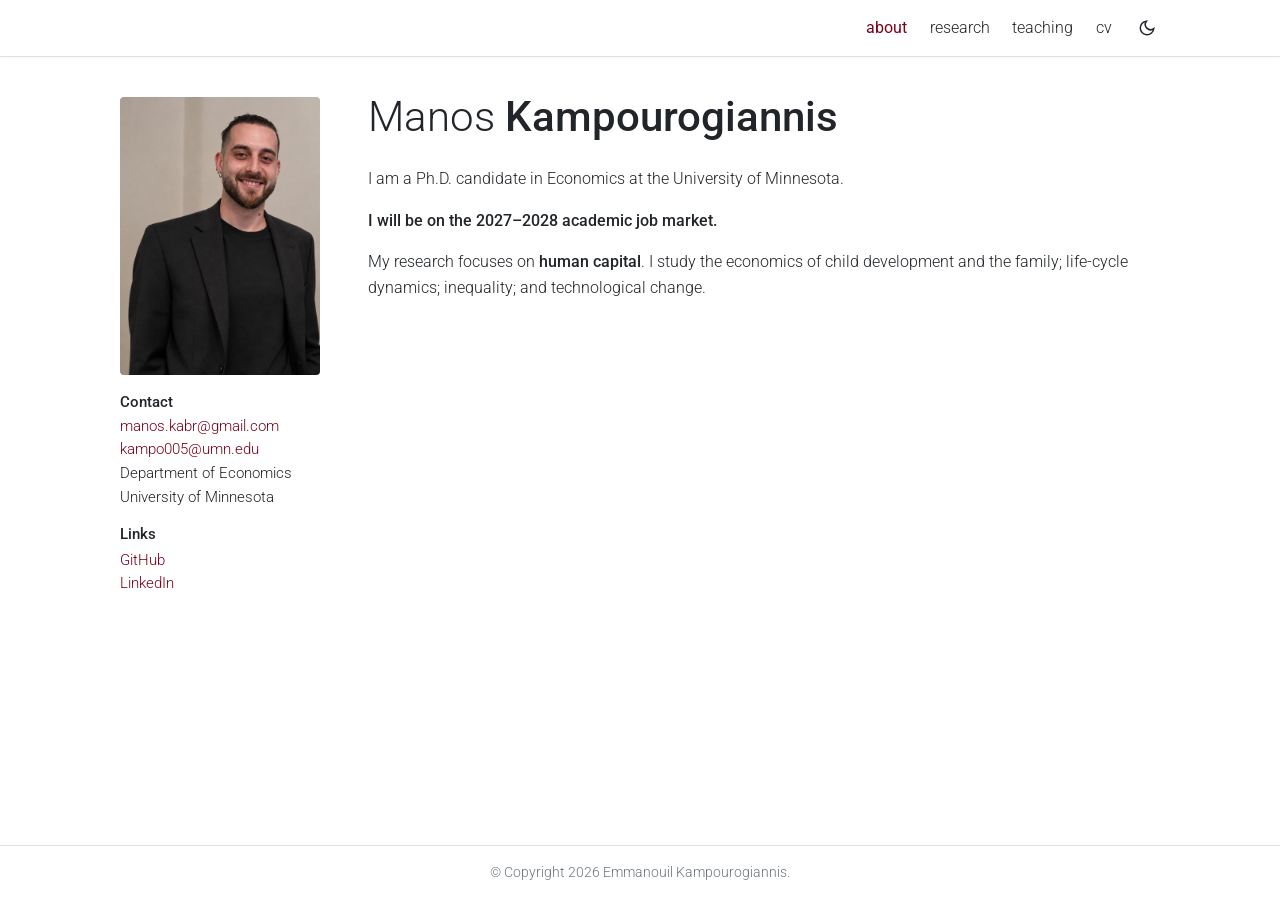
<file: index.html>
<!DOCTYPE html>
<html lang="en">

<!-- =========================================================
     HEAD: invisible settings (tab title, icon, Google summary,
     fonts, styles). Nothing here shows on the page itself.
     ========================================================= -->
<head>
  <meta charset="utf-8">
  <meta name="viewport" content="width=device-width, initial-scale=1">

  <!-- Browser tab title + Google search summary -->
  <title>Emmanouil Kampourogiannis</title>
  <meta name="description" content="Emmanouil Kampourogiannis, Ph.D. candidate in Economics at the University of Minnesota.">
  <link rel="icon" href="favicon.ico?v=3">

  <!-- Font, styles, light/dark mode -->
  <link rel="preconnect" href="https://fonts.googleapis.com">
  <link rel="preconnect" href="https://fonts.gstatic.com" crossorigin>
  <link href="https://fonts.googleapis.com/css2?family=Roboto:wght@300;400;500&display=swap" rel="stylesheet">
  <link rel="stylesheet" href="assets/css/style.css">
  <script src="assets/js/theme.js"></script>
</head>

<body>

  <!-- =========================================================
       NAVIGATION BAR (same on every page)
       ========================================================= -->
  <header class="navbar">
    <div class="container">
      <span></span>  <!-- empty on the homepage; name shows here on other pages -->
      <ul class="nav">
        <li><a href="index.html" aria-current="page">about</a></li>
        <li><a href="research/index.html">research</a></li>
        <li><a href="teaching/index.html">teaching</a></li>
        <li><a href="cv/index.html">cv</a></li>
        <li><button class="theme-toggle" aria-label="Switch light/dark mode">
          <svg class="icon-moon" viewBox="0 0 24 24" fill="none" stroke="currentColor" stroke-width="2"><path d="M21 12.8A9 9 0 1 1 11.2 3a7 7 0 0 0 9.8 9.8z"/></svg>
          <svg class="icon-sun" viewBox="0 0 24 24" fill="none" stroke="currentColor" stroke-width="2"><circle cx="12" cy="12" r="4.5"/><path d="M12 2v2M12 20v2M4.9 4.9l1.4 1.4M17.7 17.7l1.4 1.4M2 12h2M20 12h2M4.9 19.1l1.4-1.4M17.7 6.3l1.4-1.4"/></svg>
        </button></li>
      </ul>
    </div>
  </header>


    <main>
    <div class="container">

      <div class="about">

        <!-- =========================================================
             LEFT COLUMN: PHOTO + CONTACT
             ========================================================= -->
        <aside class="profile">
          <img src="assets/img/website_mainpic3.png" alt="Photo of Manos Kampourogiannis">

          <!-- Contact -->
          <p><strong>Contact</strong><br>
            <a href="mailto:manos.kabr@gmail.com">manos.kabr@gmail.com</a><br>
            <a href="mailto:kampo005@umn.edu">kampo005@umn.edu</a><br>
            Department of Economics<br>
            University of Minnesota
          </p>

          <!-- Links -->
          <p><strong>Links</strong></p>
          <ul>
            <li><a href="https://github.com/ManosKampourogiannis">GitHub</a></li>
            <li><a href="https://www.linkedin.com/in/manos-kampourogiannis-15a71aa5/">LinkedIn</a></li>
            <!-- <li><a href="https://x.com/YOUR-HANDLE">X (Twitter)</a></li> -->
          </ul>
        </aside>


        <!-- =========================================================
             RIGHT COLUMN: NAME + BIO
             ========================================================= -->
        <div class="bio">
          <h1 class="page-title">Manos <b>Kampourogiannis</b></h1>

          <p>I am a Ph.D. candidate in Economics at the University of Minnesota.</p>

          <p><strong>I will be on the 2027–2028 academic job market.</strong></p>

          <p>My research focuses on <strong>human capital</strong>. 
            I study the economics of child development and the family; life-cycle dynamics; inequality; and technological change.</p>

          <!-- RESEARCH INTERESTS (currently hidden)
          <h3>Research Interests</h3>
          <ul>
            <li>Labor Economics, Macroeconomics</li>
            <li>Early Childhood Development</li>
            <li>Family Economics</li>
            <li>Technological Change</li>
          </ul>
          -->
        </div>

      </div>

    </div>
  </main>


  <!-- =========================================================
       FOOTER
       ========================================================= -->
  <footer>
    <div class="container">&copy; Copyright 2026 Emmanouil Kampourogiannis.</div>
  </footer>

</body>
</html>
</file>
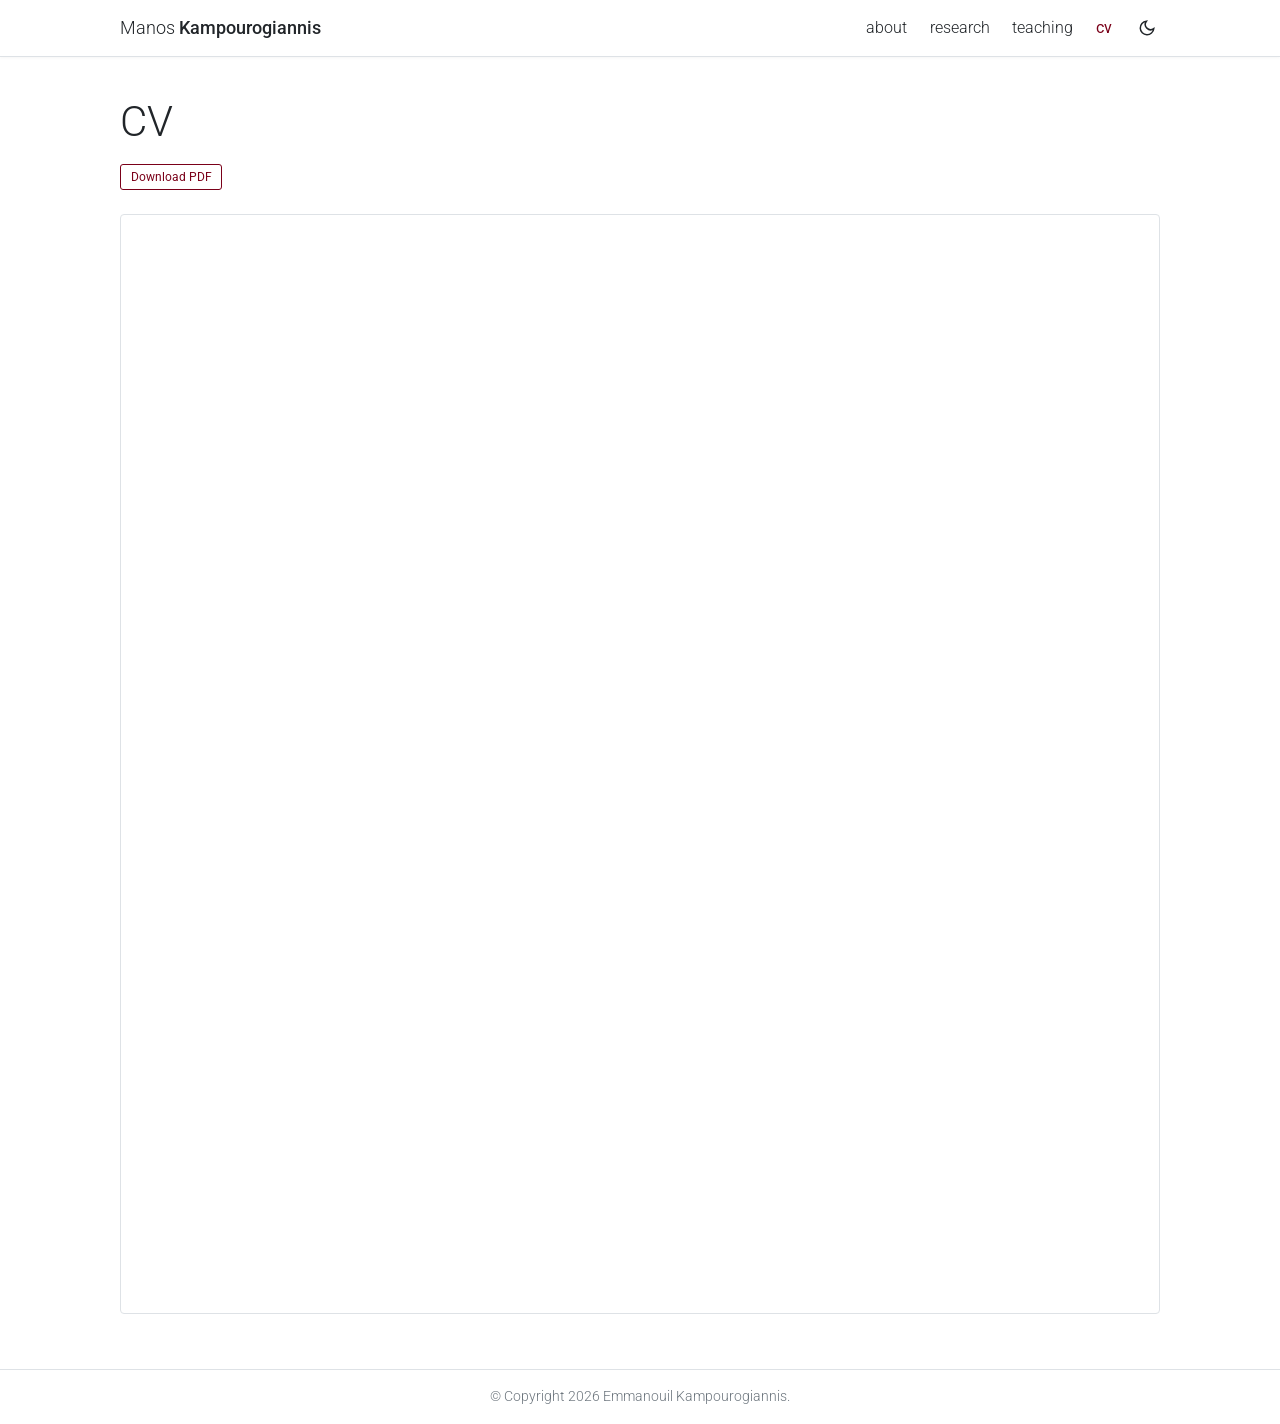
<file: cv/index.html>
<!DOCTYPE html>
<html lang="en">
<head>
  <meta charset="utf-8">
  <meta name="viewport" content="width=device-width, initial-scale=1">
  <title>CV | Emmanouil Kampourogiannis</title>
  <meta name="description" content="Emmanouil (Manos) Kampourogiannis, Ph.D. student in Economics at the University of Minnesota.">
  <link rel="icon" href="../favicon.ico?v=3">
  <link rel="preconnect" href="https://fonts.googleapis.com">
  <link rel="preconnect" href="https://fonts.gstatic.com" crossorigin>
  <link href="https://fonts.googleapis.com/css2?family=Roboto:wght@300;400;500&display=swap" rel="stylesheet">
  <link rel="stylesheet" href="../assets/css/style.css">
  <script src="../assets/js/theme.js"></script>
</head>
<body>

  <!-- ===== Navigation (same on every page) ===== -->
  <header class="navbar">
    <div class="container">
      <a class="brand" href="../index.html">Manos <b>Kampourogiannis</b></a>
      <ul class="nav">
        <li><a href="../index.html">about</a></li>
        <li><a href="../research/index.html">research</a></li>
        <li><a href="../teaching/index.html">teaching</a></li>
        <li><a href="../cv/index.html" aria-current="page">cv</a></li>
        <li><button class="theme-toggle" aria-label="Switch light/dark mode">
          <svg class="icon-moon" viewBox="0 0 24 24" fill="none" stroke="currentColor" stroke-width="2"><path d="M21 12.8A9 9 0 1 1 11.2 3a7 7 0 0 0 9.8 9.8z"/></svg>
          <svg class="icon-sun" viewBox="0 0 24 24" fill="none" stroke="currentColor" stroke-width="2"><circle cx="12" cy="12" r="4.5"/><path d="M12 2v2M12 20v2M4.9 4.9l1.4 1.4M17.7 17.7l1.4 1.4M2 12h2M20 12h2M4.9 19.1l1.4-1.4M17.7 6.3l1.4-1.4"/></svg>
        </button></li>
      </ul>
    </div>
  </header>

  <main>
    <div class="container">

      <h1 class="page-title">CV</h1>
      <p class="page-desc">
        <a class="btn" href="../assets/pdf/Kampourogiannis_CV.pdf" download>Download PDF</a>
      </p>
      <!-- To update: replace assets/pdf/Kampourogiannis_CV.pdf with the new PDF (same file name). -->
      <iframe class="cv-frame" src="../assets/pdf/Kampourogiannis_CV.pdf" title="CV of Emmanouil Kampourogiannis"></iframe>
    </div>
  </main>

  <footer>
    <div class="container">&copy; Copyright 2026 Emmanouil Kampourogiannis.</div>
  </footer>

</body>
</html>
</file>
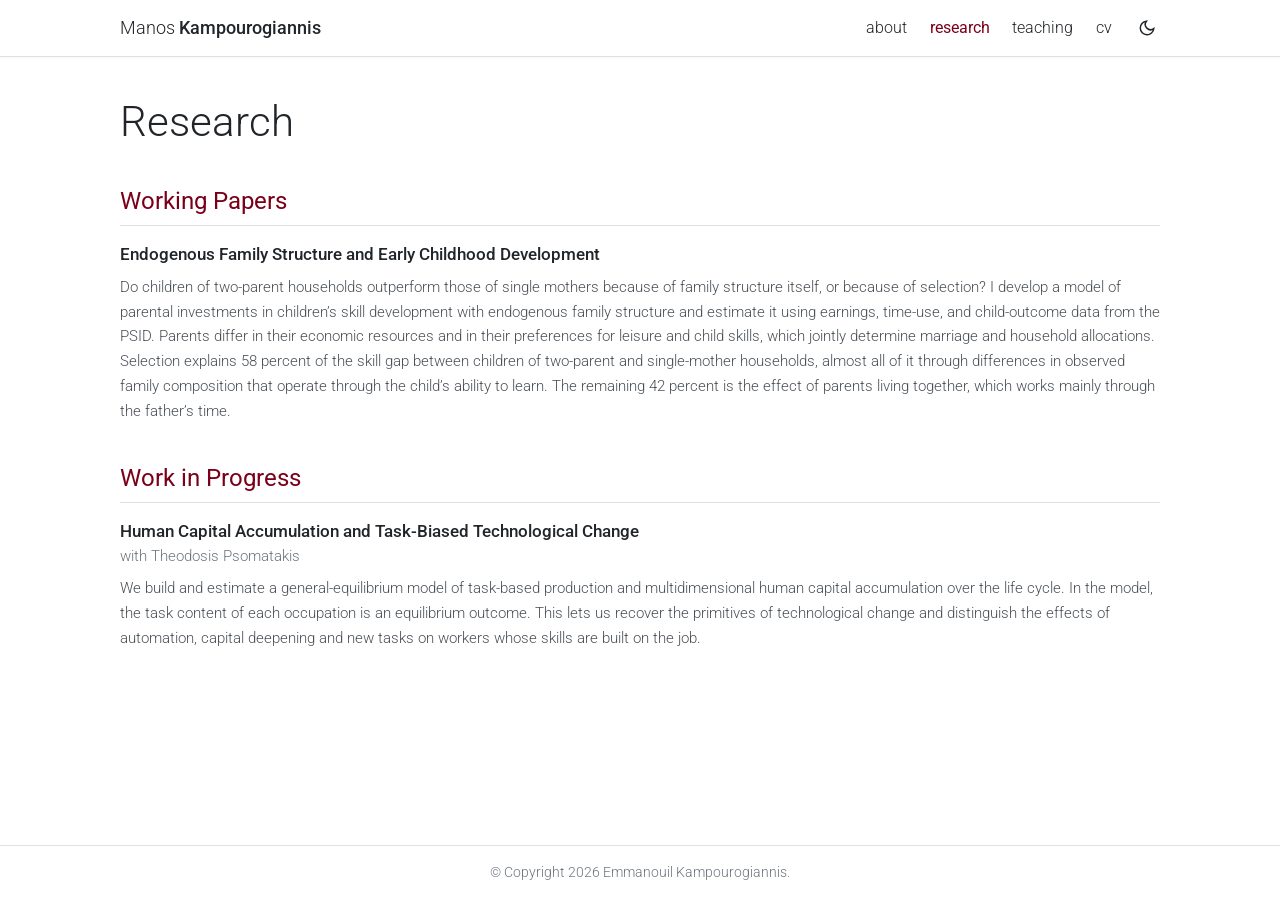
<file: research/index.html>
<!DOCTYPE html>
<html lang="en">
<head>
  <meta charset="utf-8">
  <meta name="viewport" content="width=device-width, initial-scale=1">
  <title>Research | Emmanouil Kampourogiannis</title>
  <meta name="description" content="Emmanouil (Manos) Kampourogiannis, Ph.D. student in Economics at the University of Minnesota.">
  <link rel="icon" href="../favicon.ico?v=3">
  <link rel="preconnect" href="https://fonts.googleapis.com">
  <link rel="preconnect" href="https://fonts.gstatic.com" crossorigin>
  <link href="https://fonts.googleapis.com/css2?family=Roboto:wght@300;400;500&display=swap" rel="stylesheet">
  <link rel="stylesheet" href="../assets/css/style.css">
  <script src="../assets/js/theme.js"></script>
</head>
<body>

  <!-- ===== Navigation (same on every page) ===== -->
  <header class="navbar">
    <div class="container">
      <a class="brand" href="../index.html">Manos <b>Kampourogiannis</b></a>
      <ul class="nav">
        <li><a href="../index.html">about</a></li>
        <li><a href="../research/index.html" aria-current="page">research</a></li>
        <li><a href="../teaching/index.html">teaching</a></li>
        <li><a href="../cv/index.html">cv</a></li>
        <li><button class="theme-toggle" aria-label="Switch light/dark mode">
          <svg class="icon-moon" viewBox="0 0 24 24" fill="none" stroke="currentColor" stroke-width="2"><path d="M21 12.8A9 9 0 1 1 11.2 3a7 7 0 0 0 9.8 9.8z"/></svg>
          <svg class="icon-sun" viewBox="0 0 24 24" fill="none" stroke="currentColor" stroke-width="2"><circle cx="12" cy="12" r="4.5"/><path d="M12 2v2M12 20v2M4.9 4.9l1.4 1.4M17.7 17.7l1.4 1.4M2 12h2M20 12h2M4.9 19.1l1.4-1.4M17.7 6.3l1.4-1.4"/></svg>
        </button></li>
      </ul>
    </div>
  </header>

  <main>
    <div class="container">

      <h1 class="page-title">Research</h1>

      <!-- HOW TO ADD A PAPER:
           Copy one <div class="paper"> block below and edit it.
           To add Draft/Slides buttons later, put the PDFs in assets/papers/ and add, under the abstract:
             <div class="paper-links">
               <a class="btn" href="../assets/papers/my_paper.pdf">Draft</a>
               <a class="btn" href="../assets/papers/my_paper_slides.pdf">Slides</a>
             </div> -->

      <h2>Working Papers</h2>

      <div class="paper">
        <div class="paper-title">Endogenous Family Structure and Early Childhood Development</div>
        <p class="paper-abstract">Do children of two-parent households outperform those of single mothers because of family structure itself, or because of selection? I develop a model of parental investments in children’s skill development with endogenous family structure and estimate it using earnings, time-use, and child-outcome data from the PSID. Parents differ in their economic resources and in their preferences for leisure and child skills, which jointly determine marriage and household allocations. Selection explains 58 percent of the skill gap between children of two-parent and single-mother households, almost all of it through differences in observed family composition that operate through the child’s ability to learn. The remaining 42 percent is the effect of parents living together, which works mainly through the father’s time.</p>
      </div>

      <h2>Work in Progress</h2>

      <div class="paper">
        <div class="paper-title">Human Capital Accumulation and Task-Biased Technological Change</div>
        <div class="paper-meta">with Theodosis Psomatakis</div>
        <p class="paper-abstract">We build and estimate a general-equilibrium model of task-based production and multidimensional human capital accumulation over the life cycle. In the model, the task content of each occupation is an equilibrium outcome. This lets us recover the primitives of technological change and distinguish the effects of automation, capital deepening and new tasks on workers whose skills are built on the job.</p>
      </div>
    </div>
  </main>

  <footer>
    <div class="container">&copy; Copyright 2026 Emmanouil Kampourogiannis.</div>
  </footer>

</body>
</html>
</file>
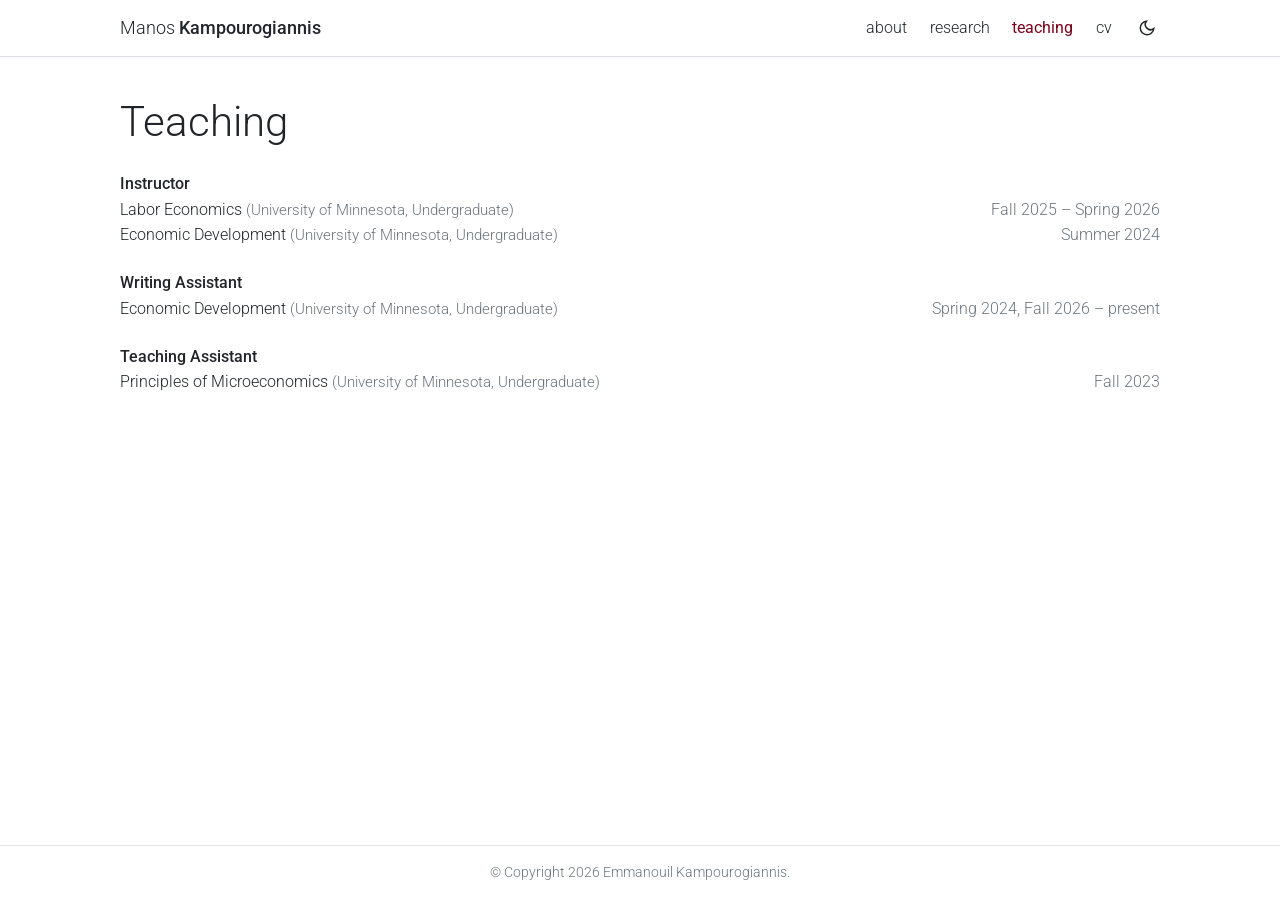
<file: teaching/index.html>
<!DOCTYPE html>
<html lang="en">
<head>
  <meta charset="utf-8">
  <meta name="viewport" content="width=device-width, initial-scale=1">
  <title>Teaching | Emmanouil Kampourogiannis</title>
  <meta name="description" content="Emmanouil (Manos) Kampourogiannis, Ph.D. student in Economics at the University of Minnesota.">
  <link rel="icon" href="../favicon.ico?v=3">
  <link rel="preconnect" href="https://fonts.googleapis.com">
  <link rel="preconnect" href="https://fonts.gstatic.com" crossorigin>
  <link href="https://fonts.googleapis.com/css2?family=Roboto:wght@300;400;500&display=swap" rel="stylesheet">
  <link rel="stylesheet" href="../assets/css/style.css">
  <script src="../assets/js/theme.js"></script>
</head>
<body>

  <!-- ===== Navigation (same on every page) ===== -->
  <header class="navbar">
    <div class="container">
      <a class="brand" href="../index.html">Manos <b>Kampourogiannis</b></a>
      <ul class="nav">
        <li><a href="../index.html">about</a></li>
        <li><a href="../research/index.html">research</a></li>
        <li><a href="../teaching/index.html" aria-current="page">teaching</a></li>
        <li><a href="../cv/index.html">cv</a></li>
        <li><button class="theme-toggle" aria-label="Switch light/dark mode">
          <svg class="icon-moon" viewBox="0 0 24 24" fill="none" stroke="currentColor" stroke-width="2"><path d="M21 12.8A9 9 0 1 1 11.2 3a7 7 0 0 0 9.8 9.8z"/></svg>
          <svg class="icon-sun" viewBox="0 0 24 24" fill="none" stroke="currentColor" stroke-width="2"><circle cx="12" cy="12" r="4.5"/><path d="M12 2v2M12 20v2M4.9 4.9l1.4 1.4M17.7 17.7l1.4 1.4M2 12h2M20 12h2M4.9 19.1l1.4-1.4M17.7 6.3l1.4-1.4"/></svg>
        </button></li>
      </ul>
    </div>
  </header>

  <main>
    <div class="container">

      <h1 class="page-title">Teaching</h1>

      <div class="role">
        <div class="role-title">Instructor</div>
        <div class="course"><span>Labor Economics <span class="paper-meta">(University of Minnesota, Undergraduate)</span></span><span class="when">Fall 2025 &ndash; Spring 2026</span></div>
        <div class="course"><span>Economic Development <span class="paper-meta">(University of Minnesota, Undergraduate)</span></span><span class="when">Summer 2024</span></div>
      </div>

      <div class="role">
        <div class="role-title">Writing Assistant</div>
        <div class="course"><span>Economic Development <span class="paper-meta">(University of Minnesota, Undergraduate)</span></span><span class="when">Spring 2024, Fall 2026 &ndash; present</span></div>
      </div>

      <div class="role">
        <div class="role-title">Teaching Assistant</div>
        <div class="course"><span>Principles of Microeconomics <span class="paper-meta">(University of Minnesota, Undergraduate)</span></span><span class="when">Fall 2023</span></div>
      </div>
    </div>
  </main>

  <footer>
    <div class="container">&copy; Copyright 2026 Emmanouil Kampourogiannis.</div>
  </footer>

</body>
</html>
</file>
<file: assets/css/style.css>
/* =========================================================
   Site styles. Colors live at the top: change --accent to
   re-color the whole site.
   ========================================================= */
:root {
  --accent: #7a0019;          /* UMN maroon, matches the CV */
  --text: #212529;
  --muted: #6c757d;
  --bg: #ffffff;
  --line: #dee2e6;
  --soft: #f6f6f7;
  --abstract: #4a5056;        /* abstract text: softer than body text */
}
html[data-theme="dark"] {
  --accent: #e0788c;
  --text: #e4e4e7;
  --muted: #9a9aa3;
  --bg: #1c1c1e;
  --line: #3a3a3e;
  --soft: #26262a;
  --abstract: #c4c4cc;
}

*, *::before, *::after { box-sizing: border-box; }

html { height: 100%; }
body {
  margin: 0;
  min-height: 100%;
  display: flex;
  flex-direction: column;
  background: var(--bg);
  color: var(--text);
  font-family: "Roboto", -apple-system, "Segoe UI", "Helvetica Neue", Arial, sans-serif;
  font-weight: 300;
  font-size: 1rem;
  line-height: 1.6;
  transition: background-color .2s, color .2s;
}

a { color: var(--accent); text-decoration: none; }
a:hover { text-decoration: underline; }
a:focus-visible, button:focus-visible { outline: 2px solid var(--accent); outline-offset: 2px; }

strong, b { font-weight: 500; }

.container { width: 100%; max-width: 1080px; margin: 0 auto; padding: 0 1.25rem; }

/* ---------- Navbar ---------- */
.navbar {
  position: sticky; top: 0; z-index: 10;
  background: var(--bg);
  border-bottom: 1px solid var(--line);
  box-shadow: 0 1px 3px rgba(0,0,0,.04);
}
.navbar .container {
  display: flex; align-items: center; justify-content: space-between;
  min-height: 56px; gap: 1rem;
}
.brand { color: var(--text); font-size: 1.15rem; font-weight: 300; white-space: nowrap; }
.brand b { font-weight: 500; }
.brand:hover { text-decoration: none; color: var(--accent); }

.nav { display: flex; align-items: center; gap: 1.4rem; list-style: none; margin: 0; padding: 0; }
.nav a { color: var(--text); font-size: 1rem; }
.nav a:hover { color: var(--accent); text-decoration: none; }
.nav a[aria-current="page"] { color: var(--accent); font-weight: 400; }

.theme-toggle {
  background: none; border: 0; padding: 4px; cursor: pointer;
  color: var(--text); display: flex; align-items: center;
}
.theme-toggle:hover { color: var(--accent); }
.theme-toggle svg { width: 18px; height: 18px; }
.icon-sun { display: none; }
html[data-theme="dark"] .icon-sun { display: block; }
html[data-theme="dark"] .icon-moon { display: none; }

/* ---------- Page ---------- */
main { flex: 1; padding: 2.5rem 0 3rem; }

.page-title {
  font-size: 2.6rem; font-weight: 300; line-height: 1.2;
  margin: 0 0 1.5rem;
}
.page-title b { font-weight: 500; }
.page-desc { color: var(--muted); margin: -.5rem 0 1.5rem; }

h2 {
  font-size: 1.5rem; font-weight: 400; color: var(--accent);
  margin: 2.2rem 0 1rem; padding-bottom: .3rem;
  border-bottom: 1px solid var(--line);
}
h3 { font-size: 1.1rem; font-weight: 500; margin: 1.6rem 0 .5rem; }

/* ---------- About (home) ---------- */
.profile {
  float: left; width: 30%; max-width: 240px;
  margin: 0 2rem 1.5rem 0;
  font-size: .92rem;
}

.profile img { width: 100%; border-radius: 4px; display: block; margin-bottom: 1rem; }
.profile p { margin: 0 0 .9rem; }
.profile ul { list-style: none; margin: -.8rem 0 0; padding: 0; }

.clear { clear: both; }

/* ---------- Research entries ---------- */
.paper { margin: 0 0 2rem; }
.paper-title { font-weight: 500; font-size: 1.06rem; line-height: 1.45; }
.paper-meta { color: var(--muted); font-size: .95rem; }
.paper-abstract {
  margin: .5rem 0 0;                        /* full page width, so papers take less scrolling */
  font-size: .94rem; line-height: 1.65; color: var(--abstract);
}
.paper-links { margin-top: .7rem; }
.paper-links > * { margin: 0 .35rem .3rem 0; }
.btn {
  display: inline-block; font-size: .78rem; font-weight: 400;
  padding: .12rem .6rem; border: 1px solid var(--accent); border-radius: 3px;
  color: var(--accent); background: none; cursor: pointer; line-height: 1.6;
  font-family: inherit;
}
.btn:hover { background: var(--accent); color: var(--bg); text-decoration: none; }

/* ---------- Teaching ---------- */
.role { margin: 0 0 1.4rem; }
.role-title { font-weight: 500; }
.course { display: flex; justify-content: space-between; gap: 1rem; }
.course .when { color: var(--muted); white-space: nowrap; }

/* ---------- CV ---------- */
.cv-frame {
  width: 100%; height: 1100px; border: 1px solid var(--line); border-radius: 4px;
}

/* ---------- Footer ---------- */
footer {
  border-top: 1px solid var(--line);
  color: var(--muted); font-size: .85rem; text-align: center;
  padding: 1rem 0;
}

/* ---------- Small screens ---------- */
@media (max-width: 640px) {
  .navbar .container { flex-wrap: wrap; padding-top: .5rem; padding-bottom: .5rem; }
  .nav { gap: 1rem; }
  .page-title { font-size: 2rem; }
  .profile { float: none; width: 100%; max-width: 220px; margin: 0 auto 1.5rem; text-align: center; }
  .course { flex-direction: column; gap: 0; margin-bottom: .4rem; }
  .cv-frame { height: 600px; }
}

@media (prefers-reduced-motion: reduce) {
  body { transition: none; }
}

/* ---------- Homepage two-column layout ---------- */
.about {
  display: grid;
  grid-template-columns: 200px 1fr;   /* photo column width | text */
  gap: 3rem;                          /* space between the columns */
  align-items: start;
}
.about .profile { float: none; width: auto; max-width: none; margin: 0; }
.about .page-title { margin-top: -.3rem; }

@media (max-width: 640px) {
  .about { grid-template-columns: 1fr; gap: 1.5rem; }
  .about .profile { max-width: 220px; margin: 0 auto; text-align: center; }
  .about .bio { order: -1; }   /* on phones: name + text first, then photo */
}
</file>
